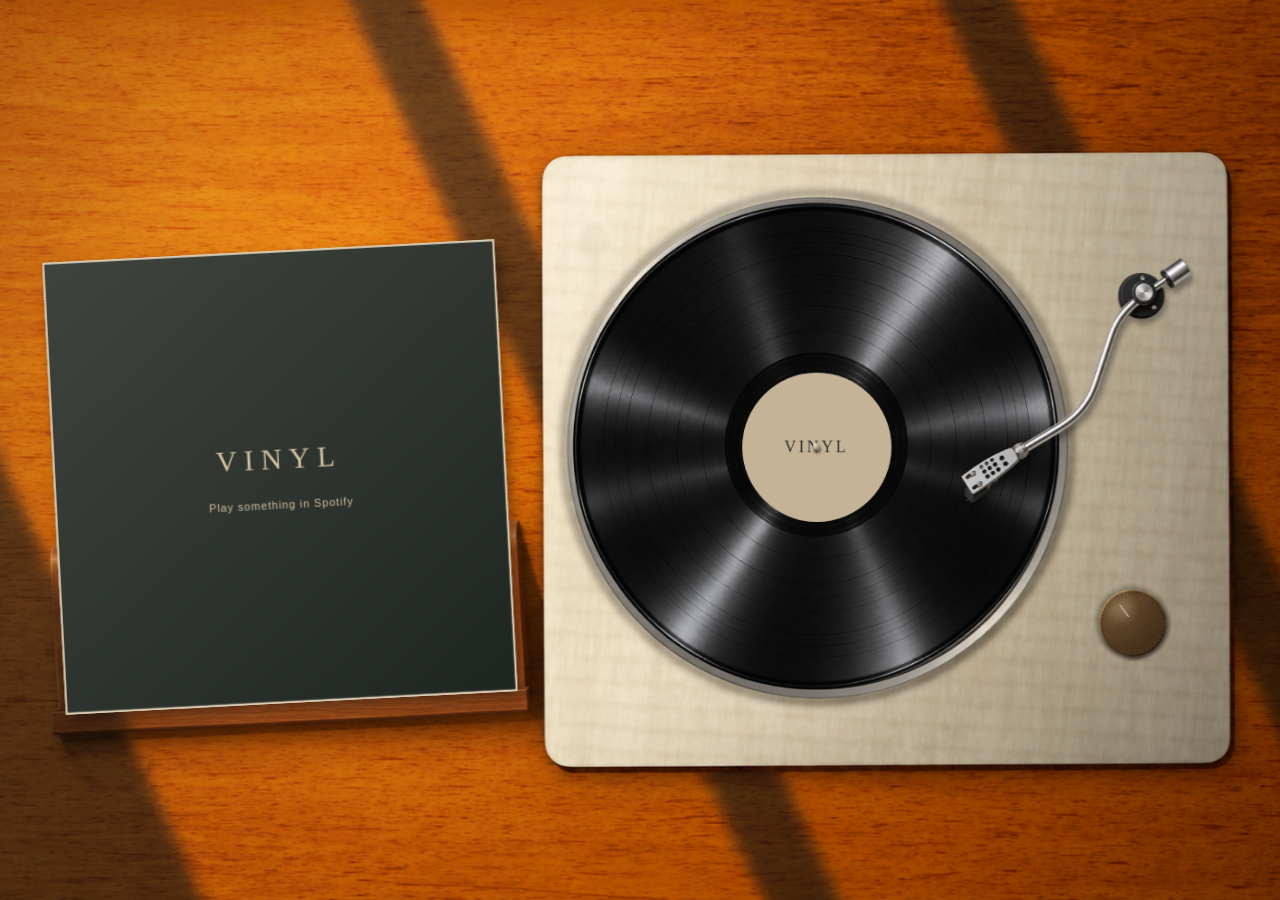
<file: Resources/index.html>
<!doctype html>
<html lang="en"><head><meta charset="utf-8"><meta name="viewport" content="width=device-width,initial-scale=1"><meta http-equiv="Content-Security-Policy" content="default-src 'self'; img-src 'self' data:; media-src 'self'; style-src 'self' 'unsafe-inline'; script-src 'self'"><title>Vinyl Wallpaper</title><link rel="stylesheet" href="wallpaper.css"></head>
<body><main id="world" aria-label="Live Spotify vinyl wallpaper"><img id="room" alt=""><div id="window-view" hidden><img src="assets/rain-window.jpg" alt=""></div><video id="fire-video" src="assets/fire-live.mp4" poster="assets/fire-poster.jpg" muted loop playsinline preload="none" aria-hidden="true"></video><canvas id="atmosphere" aria-hidden="true"></canvas><div id="sleeve" class="sleeve"><div class="empty"><span>VINYL</span><small>Play something in Spotify</small></div><img id="cover" alt="Current album artwork"></div><div id="record-plane"><div id="record"><img class="vinyl" src="assets/vinyl-record.png" alt=""><div id="label"><img id="label-art" alt=""><span>VINYL</span></div></div><i class="spindle"></i></div><img id="arm" src="assets/tonearm-overhead.png" alt=""><div id="stack-shadow"></div><div id="history" aria-label="Previously played songs"></div></main><script src="scenes.js"></script><script src="atmosphere.js"></script><script src="wallpaper.js"></script></body></html>
</file>
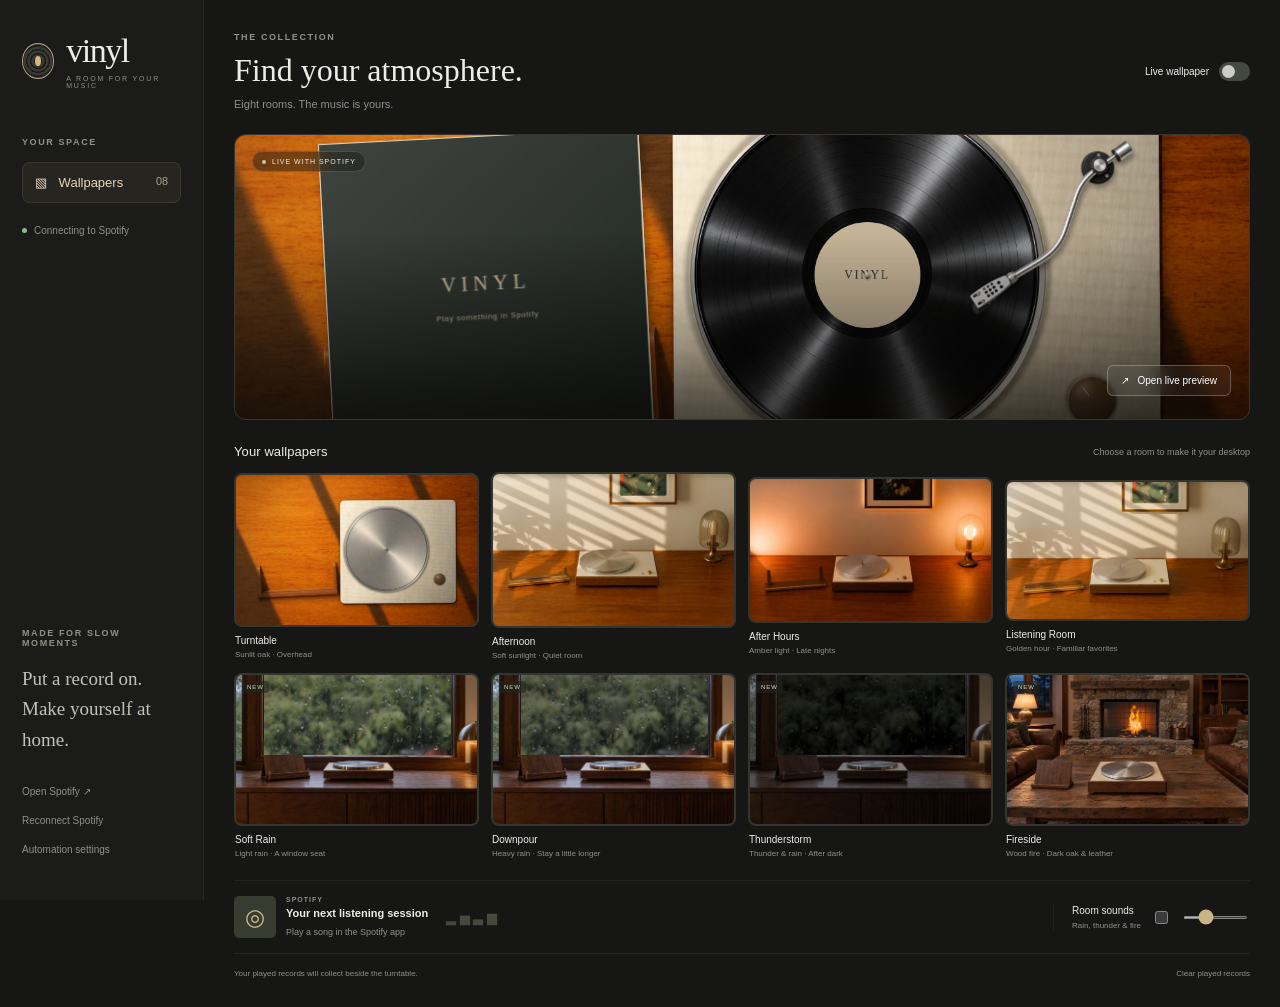
<file: Resources/settings.html>
<!doctype html><html lang="en"><head><meta charset="utf-8"><meta name="viewport" content="width=device-width,initial-scale=1"><meta http-equiv="Content-Security-Policy" content="default-src 'self'; img-src 'self' data:; style-src 'self' 'unsafe-inline'; script-src 'self'; frame-src 'self'"><title>Vinyl — Your listening room</title><link rel="stylesheet" href="settings.css"></head><body>
<aside><div class="brand"><i class="brand-disc"></i><span>vinyl<span class="brand-sub">A ROOM FOR YOUR MUSIC</span></span></div><div class="section-label">YOUR SPACE</div><button class="nav selected" id="wallpapers-nav"><span>▧</span> Wallpapers <small>08</small></button><div class="sidebar-note"><span class="green-dot"></span> <span id="connection">Connecting to Spotify</span></div><div class="sidebar-bottom"><div class="section-label">MADE FOR SLOW MOMENTS</div><p>Put a record on.<br>Make yourself at home.</p><button id="spotify" class="quiet">Open Spotify ↗</button><button id="reconnect" class="quiet">Reconnect Spotify</button><button id="privacy" class="quiet">Automation settings</button></div></aside>
<main><header><div><div class="eyebrow">THE COLLECTION</div><h1>Find your atmosphere.</h1><p>Eight rooms. The music is yours.</p></div><label class="enable-label">Live wallpaper <input type="checkbox" id="enabled" role="switch" aria-label="Enable live wallpaper"><span class="switch"></span></label></header>
<section class="hero"><iframe id="live-preview" src="index.html?preview=1" title="Live preview of selected wallpaper"></iframe><div class="hero-shade"></div><div class="hero-copy"><div class="eyebrow" id="scene-mood">WARM · INTIMATE</div><h2 id="scene-title">After Hours</h2><p id="scene-description">The last record of the evening.</p></div><button id="preview" class="preview-button">↗ &nbsp; Open live preview</button><span class="live-pill"><i></i> LIVE WITH SPOTIFY</span></section>
<div class="collection-heading"><h3 id="collection-title">Your wallpapers</h3><span>Choose a room to make it your desktop</span></div><section id="gallery" aria-label="Wallpaper collection"></section>
<section class="bottom"><div class="now-playing"><div class="now-art"><img id="now-art" alt="Current album"><span>◎</span></div><div><div class="eyebrow" id="playback-label">SPOTIFY</div><strong id="track-title">Your next listening session</strong><span id="track-artist">Play a song in the Spotify app</span></div><span id="equalizer">▂ ▅ ▃ ▆</span></div><div class="ambient"><label for="sound">Room sounds <span>Rain, thunder & fire</span></label><input type="checkbox" id="sound" role="switch" aria-label="Enable room sounds"><input type="range" id="volume" min="0" max="50" value="15" aria-label="Room sound volume"></div></section>
<footer><span id="history-count">Your played records will collect beside the turntable.</span><button id="clear" class="quiet">Clear played records</button></footer><div id="notice" role="status"></div></main><script src="scenes.js"></script><script src="settings.js"></script></body></html>
</file>
<file: Resources/wallpaper.css>
*{box-sizing:border-box}html,body{margin:0;width:100%;height:100%;overflow:hidden;background:#21170f}#world{position:absolute;left:50%;top:50%;transform-origin:center;overflow:hidden}#room{position:absolute;inset:0;width:100%;height:100%}.sleeve{position:absolute;background:#d9ccb5;border:2px solid #d9ccb5;box-shadow:5px 8px 13px #170d0970;transform-origin:bottom center;overflow:hidden}.sleeve img{position:absolute;inset:0;width:100%;height:100%;object-fit:cover}.empty{height:100%;display:flex;flex-direction:column;align-items:center;justify-content:center;background:linear-gradient(140deg,#3f443e,#1f2521);color:#d4c3a3;font:32px Georgia;letter-spacing:8px}.empty small{margin-top:25px;font:12px -apple-system,sans-serif;letter-spacing:1px}#record-plane{position:absolute;transform-origin:center}#record{position:absolute;inset:0;border-radius:50%;animation:spin 1.8s linear infinite;animation-play-state:paused;will-change:transform}.vinyl{width:100%;height:100%;display:block}#label{position:absolute;left:35%;top:35%;width:30%;height:30%;border-radius:50%;overflow:hidden;background:#c4b396;display:grid;place-items:center;color:#333;font:18px Georgia;letter-spacing:3px}#label img{position:absolute;inset:0;width:100%;height:100%;object-fit:cover}.spindle{position:absolute;left:49.2%;top:49.2%;width:1.6%;height:1.6%;border-radius:50%;background:radial-gradient(circle at 30% 20%,#f4e5c9,#57554d);box-shadow:1px 3px 3px #0008}#arm{position:absolute;transform-origin:77% 29%;filter:drop-shadow(3px 6px 3px #0005);transition:transform 1.2s ease}#history{position:absolute;transform-origin:center}.history-cover{position:absolute;background:#e5dac4;padding:4px;box-shadow:3px 5px 6px #0006;width:100%;height:100%;object-fit:cover;transition:transform 650ms ease;animation:arrive 650ms ease both}img:not([src]),img[src=""]{visibility:hidden}body[data-scene="2"] #sleeve,body[data-scene="2"] #history{filter:brightness(.68) sepia(.12)}body[data-scene="2"] #arm{filter:brightness(.65) sepia(.2) drop-shadow(3px 6px 3px #0007)}@keyframes spin{to{transform:rotate(360deg)}}@keyframes arrive{from{opacity:0;translate:-25px -20px}to{opacity:1;translate:0 0}}
#label img[src]:not([src=""]) + span{display:none}
#fire-video{position:absolute;object-fit:cover;pointer-events:none;z-index:1}#fire-video[hidden]{display:none}
#window-view{position:absolute;overflow:hidden;z-index:0;pointer-events:none}
#window-view img{position:absolute;top:0;left:-5%;width:110%;height:auto;filter:brightness(.88) saturate(.65)}
#window-view[hidden]{display:none}
body[data-scene="5"] #window-view img{filter:brightness(.72) saturate(.48)}
body[data-scene="6"] #window-view img{filter:brightness(.3) saturate(.32) contrast(1.1)}
body[data-scene="6"] #room{filter:brightness(.64) saturate(.68)}

#atmosphere{position:absolute;inset:0;pointer-events:none;z-index:1}.sleeve{z-index:3}.sleeve.has-art .empty{visibility:hidden}#record-plane{z-index:3}#arm{z-index:5}#history{z-index:4;transform-style:preserve-3d}#stack-shadow{position:absolute;z-index:2;border-radius:50%;background:#130c06;filter:blur(15px);opacity:0;mix-blend-mode:multiply;transform:rotate(-6deg)}.history-sleeve{position:absolute;inset:0;transform-style:preserve-3d;background:#bbae95;border:1px solid #c7bca6;box-shadow:0 1px 0 #a89c87,0 2px 0 #ded1b7,0 3px 0 #766a56,2px 4px 4px #1e140d80;transition:transform .65s cubic-bezier(.2,.7,.3,1);animation:sleeve-in .8s ease both;overflow:hidden}.history-sleeve .history-cover{display:block;position:absolute;inset:0;width:100%;height:100%;padding:0;border:0;object-fit:cover;box-shadow:none;animation:none;filter:brightness(.85) saturate(.83)}.paper-sheen{position:absolute;inset:0;pointer-events:none;background:linear-gradient(120deg,#fff1 0%,transparent 40%,#0001 100%);box-shadow:inset 0 0 0 1px #f9f1d72e,inset 0 -2px 4px #0003}body[data-scene="4"] #history,body[data-scene="5"] #history{filter:brightness(.8)}body[data-scene="6"] #history,body[data-scene="6"] #sleeve{filter:brightness(.58) saturate(.8)}body[data-scene="7"] #history,body[data-scene="7"] #sleeve{filter:brightness(.72) sepia(.1)}@keyframes sleeve-in{from{opacity:0;translate:0 -14px}to{opacity:1;translate:0 0}}
</file>
<file: Resources/settings.css>
:root{color-scheme:dark;--bg:#161715;--panel:#20211e;--line:#ffffff0e;--muted:#8d9187;--text:#eceee6;--accent:#d7b587}*{box-sizing:border-box}body{margin:0;background:var(--bg);color:var(--text);font:13px -apple-system,BlinkMacSystemFont,sans-serif;display:flex;min-height:100vh}button,input{font:inherit}button{cursor:pointer}button:focus-visible,input:focus-visible{outline:2px solid var(--accent);outline-offset:4px}aside{width:204px;flex:none;border-right:1px solid var(--line);padding:32px 22px;position:fixed;inset:0 auto 0 0;background:#1b1c19;display:flex;flex-direction:column}.brand{display:flex;gap:12px;align-items:center;margin-bottom:48px;font:34px Georgia;letter-spacing:-1.5px}.brand-disc{display:block;width:36px;height:36px;border:1px solid #b4a181;border-radius:50%;background:repeating-radial-gradient(circle,#393a33 0 2px,#1b1c19 3px 4px);position:relative}.brand-disc:after{content:'';position:absolute;inset:12px;background:var(--accent);border-radius:50%}.brand-sub{display:block;font:7px -apple-system,sans-serif;letter-spacing:1.8px;color:var(--muted);margin-top:5px}.section-label,.eyebrow{font-size:9px;letter-spacing:1.6px;font-weight:600;color:var(--muted)}.nav{margin-top:15px;border:1px solid #caba9a20;border-radius:8px;padding:12px;color:#e6d6ba;background:#b7a17b12;text-align:left}.nav span{margin-right:8px}.nav small{float:right;color:#aaa28f}.sidebar-note{margin-top:20px;display:flex;gap:7px;align-items:flex-start;color:var(--muted);font-size:10px;line-height:1.6}.green-dot{width:5px;height:5px;border-radius:50%;background:#8db992;flex:none;margin-top:5px}.sidebar-bottom{margin-top:auto;padding-top:40px}.sidebar-bottom p{font:19px/1.6 Georgia;color:#c0c1b7;margin:16px 0 26px}.quiet{background:none;border:0;color:var(--muted);padding:5px 0;font-size:10px}.quiet:hover{color:var(--text)}.sidebar-bottom .quiet{display:block;margin:8px 0}main{margin-left:204px;width:calc(100% - 204px);padding:32px 30px 18px}header{display:flex;align-items:center;justify-content:space-between;margin-bottom:24px}h1{font:32px/1.2 Georgia;margin:9px 0}header p{color:var(--muted);font-size:11px;margin:0}.enable-label{font-size:10px;display:flex;align-items:center;gap:10px;cursor:pointer;position:relative}.enable-label input{position:absolute;right:0;width:31px;height:19px;opacity:0}.switch{width:31px;height:19px;background:#454840;border-radius:20px;position:relative;pointer-events:none}.switch:after{content:'';width:13px;height:13px;position:absolute;top:3px;left:3px;border-radius:50%;background:#ccc;transition:transform .2s}.enable-label input:checked+.switch{background:#bbaa86}.enable-label input:checked+.switch:after{transform:translateX(12px);background:#23251f}.hero{height:286px;position:relative;overflow:hidden;border-radius:12px;border:1px solid #ffffff12;background:#2c251c}.hero iframe{position:absolute;inset:0;border:0;width:100%;height:100%;pointer-events:none}.hero-shade{position:absolute;inset:0;background:linear-gradient(0deg,#0009,transparent 65%);pointer-events:none}.hero-copy{display:none;position:absolute;bottom:22px;left:24px;pointer-events:none}.hero-copy .eyebrow{color:#ded1b5;font-size:8px}h2{font:28px Georgia;margin:7px 0}.hero-copy p{font-size:10px;color:#deded5;margin:0}.live-pill{position:absolute;top:16px;left:17px;padding:6px 9px;border:1px solid #ffffff26;border-radius:30px;background:#16191570;backdrop-filter:blur(12px);font-size:7px;letter-spacing:1px;display:flex;gap:6px;align-items:center}.live-pill i{width:4px;height:4px;background:#b9cba1;border-radius:50%}.preview-button{position:absolute;right:18px;bottom:23px;border:1px solid #ffffff40;background:#ffffff0e;color:#fff;padding:9px 13px;border-radius:6px;font-size:10px;backdrop-filter:blur(10px)}.collection-heading{display:flex;align-items:center;justify-content:space-between;margin:25px 0 13px}.collection-heading h3{font-size:13px;font-weight:500;margin:0}.collection-heading span{font-size:9px;color:var(--muted)}#gallery{display:grid;grid-template-columns:repeat(4,minmax(0,1fr));gap:13px 12px}.scene-card{padding:0;text-align:left;background:none;border:0;color:inherit;min-width:0}.scene-image{position:relative;aspect-ratio:1.64;border-radius:8px;overflow:hidden;border:2px solid transparent;background:#35352d;transition:border-color .2s}.scene-image img{width:100%;height:100%;object-fit:cover;display:block;transition:transform .3s}.scene-card:hover img{transform:scale(1.05)}.scene-card[aria-pressed=true] .scene-image{border-color:var(--accent)}.scene-check{position:absolute;right:6px;bottom:6px;background:var(--accent);color:#20231d;width:17px;height:17px;border-radius:50%;font-size:10px;display:none;place-items:center}.scene-card[aria-pressed=true] .scene-check{display:grid}.scene-card strong{display:block;font-weight:500;font-size:10px;margin:8px 1px 4px}.scene-card small{display:block;font-size:8px;color:var(--muted);margin-left:1px}.scene-card .new{position:absolute;left:6px;top:6px;background:#20241b9c;padding:3px 5px;border-radius:3px;color:#e5d4b7;font-size:6px;letter-spacing:1px}.bottom{margin-top:22px;padding:15px 0;border-top:1px solid var(--line);border-bottom:1px solid var(--line);display:flex;align-items:center;justify-content:space-between;gap:15px}.now-playing{display:flex;align-items:center;gap:10px;min-width:0;flex:1}.now-art{width:42px;height:42px;background:#373b30;border-radius:5px;overflow:hidden;display:grid;place-items:center;position:relative;flex:none}.now-art img{position:absolute;width:100%;height:100%;object-fit:cover}.now-art img:not([src]),.now-art img[src=""]{visibility:hidden}.now-art>span{font-size:23px;color:#cbb68c}.now-playing>div:nth-child(2){min-width:0}.now-playing .eyebrow{font-size:7px;letter-spacing:1px}.now-playing strong{font-size:11px;display:block;margin:4px 0;overflow:hidden;text-overflow:ellipsis;white-space:nowrap;max-width:285px}.now-playing #track-artist{font-size:9px;color:var(--muted)}#equalizer{color:#b3bb92;font-size:13px;margin-left:8px;opacity:.3}.ambient{display:flex;align-items:center;gap:10px;border-left:1px solid var(--line);padding-left:18px;flex:none}.ambient label{font-size:10px}.ambient label span{display:block;font-size:8px;color:var(--muted);margin-top:5px}input[type=checkbox]{accent-color:#c9b486}input[type=range]{width:65px;height:3px;accent-color:#c9b486}footer{display:flex;align-items:center;justify-content:space-between;padding-top:10px;font-size:8px;color:var(--muted)}footer .quiet{font-size:8px}#notice{color:#d7b587;font-size:10px;padding-top:6px;line-height:1.5}@media(max-width:850px){aside{width:162px;padding:30px 17px}main{margin-left:162px;width:calc(100% - 162px);padding:26px 22px}h1{font-size:27px}.hero{height:250px}.ambient input[type=range]{display:none}.now-playing strong{max-width:180px}.collection-heading span{display:none}}

.collection-heading{margin-top:24px}.collection-heading h3{font-size:13px;letter-spacing:.1px}.hero{isolation:isolate}.hero:after{content:'';position:absolute;inset:auto 0 0;height:70px;background:linear-gradient(0deg,#120e0a42,transparent);pointer-events:none}.hero-copy{display:none}.live-pill{z-index:2}.preview-button{z-index:3}
#gallery .thumbnail-window,#gallery .thumbnail-fire{position:absolute;overflow:hidden;pointer-events:none}
#gallery .thumbnail-window img{position:absolute;top:0;left:-5%;width:110%;height:auto;filter:brightness(.88) saturate(.65)}
#gallery .scene-card[data-scene="5"] .thumbnail-window img{filter:brightness(.72) saturate(.48)}
#gallery .scene-card[data-scene="6"] .thumbnail-window img{filter:brightness(.3) saturate(.32) contrast(1.1)}
#gallery .scene-card[data-scene="6"] .scene-image>img{filter:brightness(.64) saturate(.68)}
#gallery .thumbnail-fire img{width:100%;height:100%;object-fit:cover}
#gallery .scene-card:hover img{transform:none}
#gallery .scene-check,#gallery .new{z-index:2}
</file>
